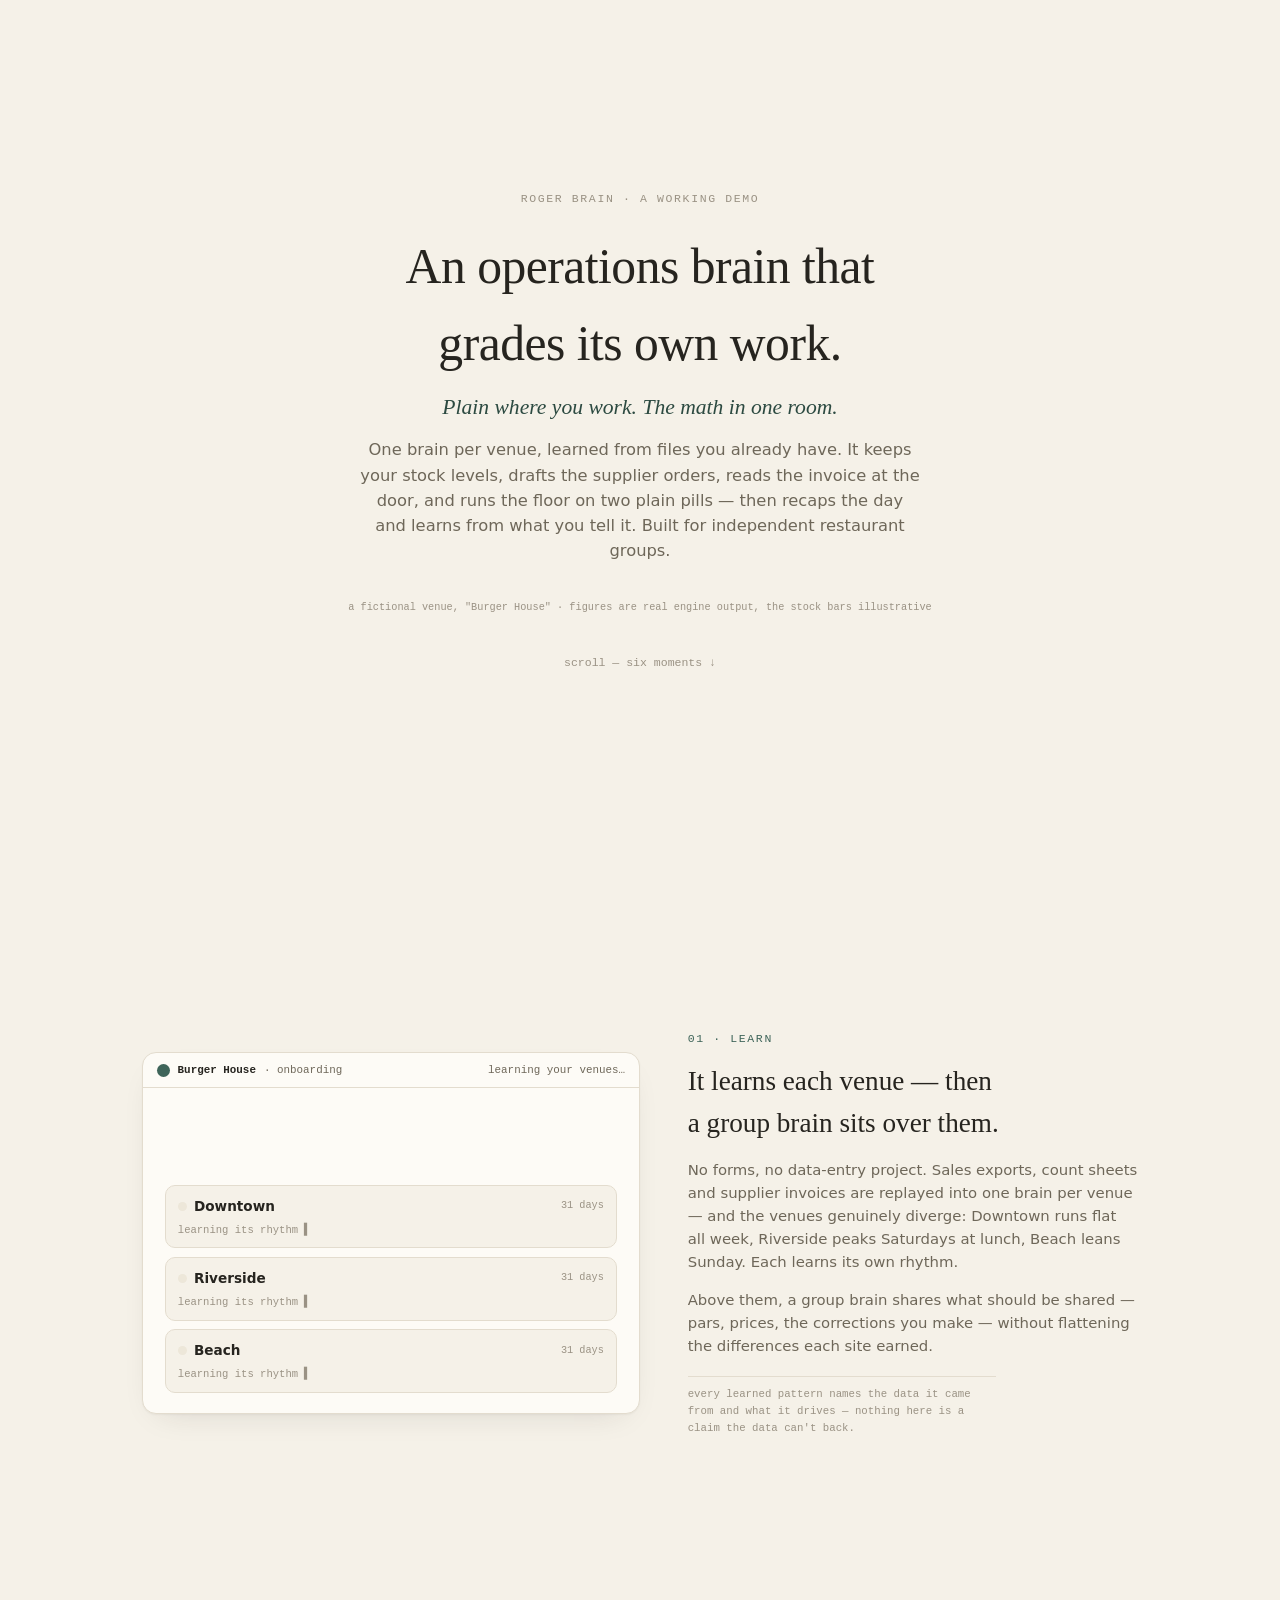
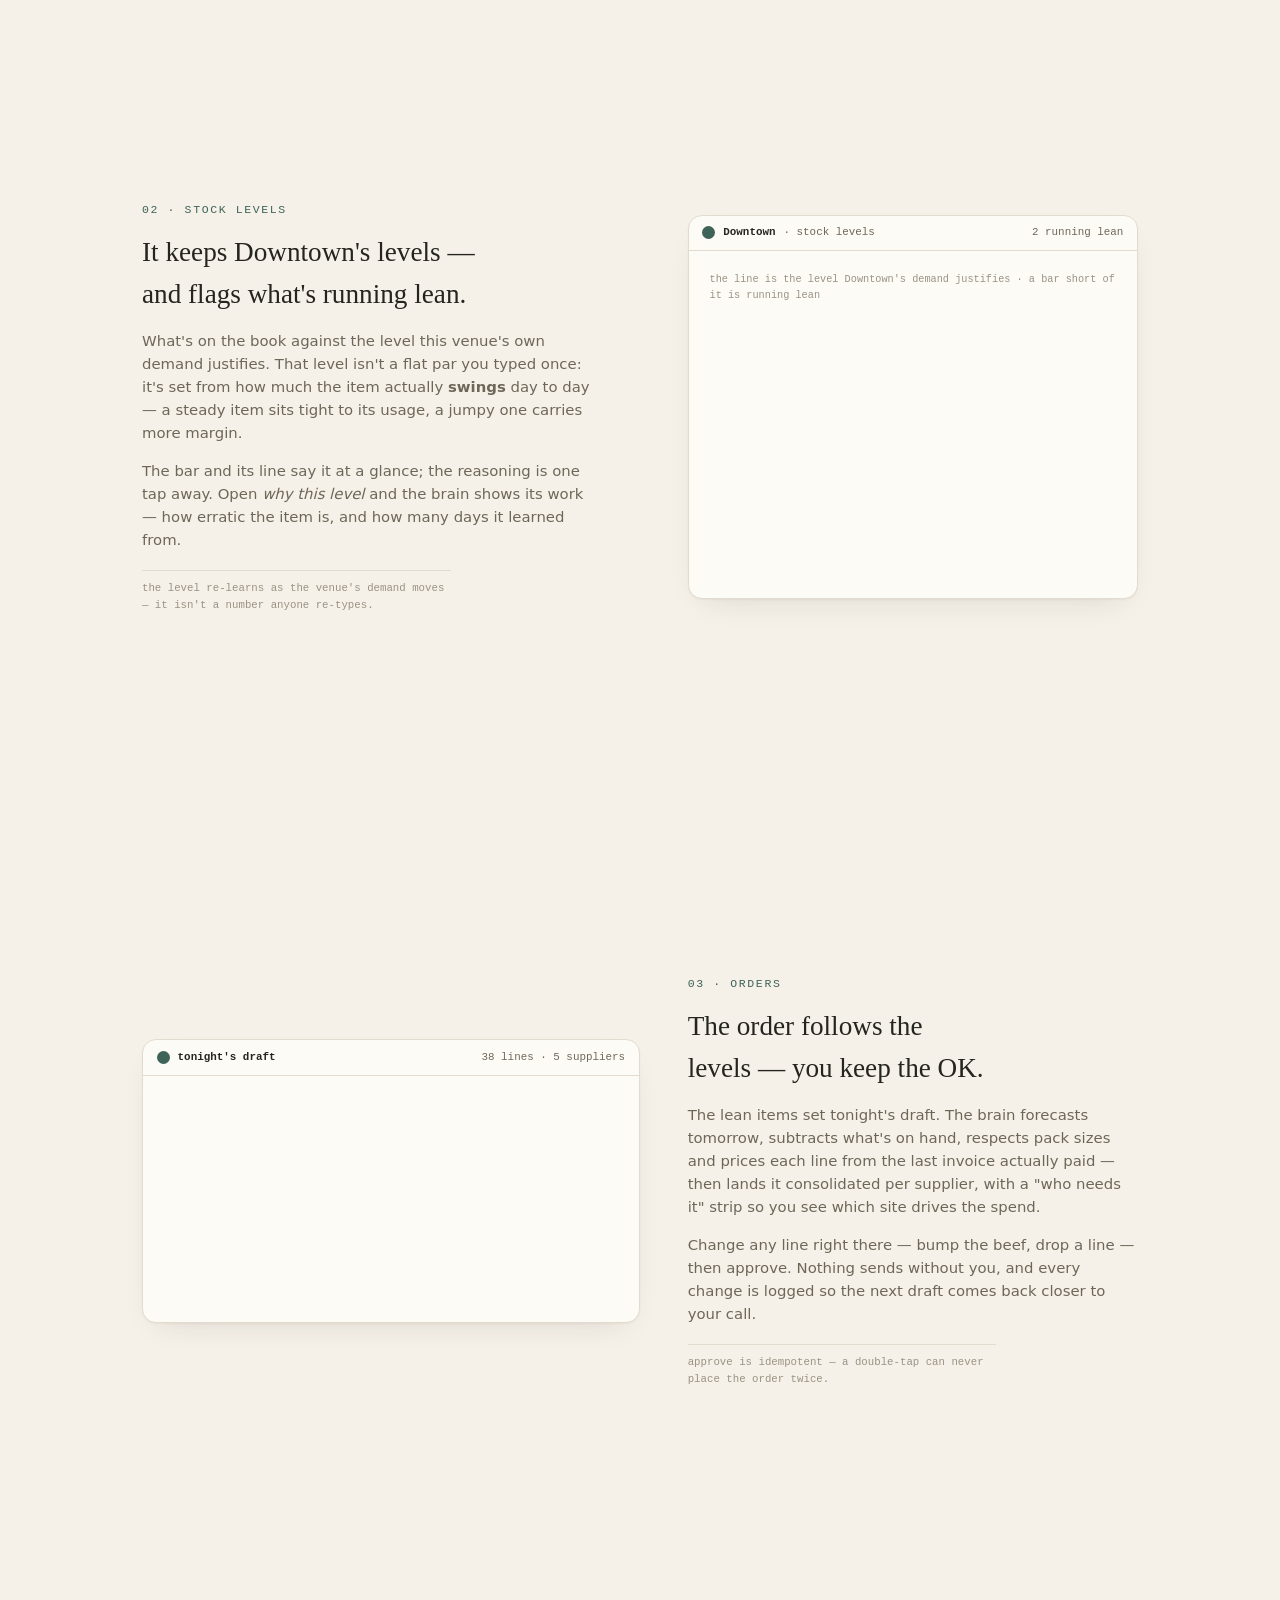
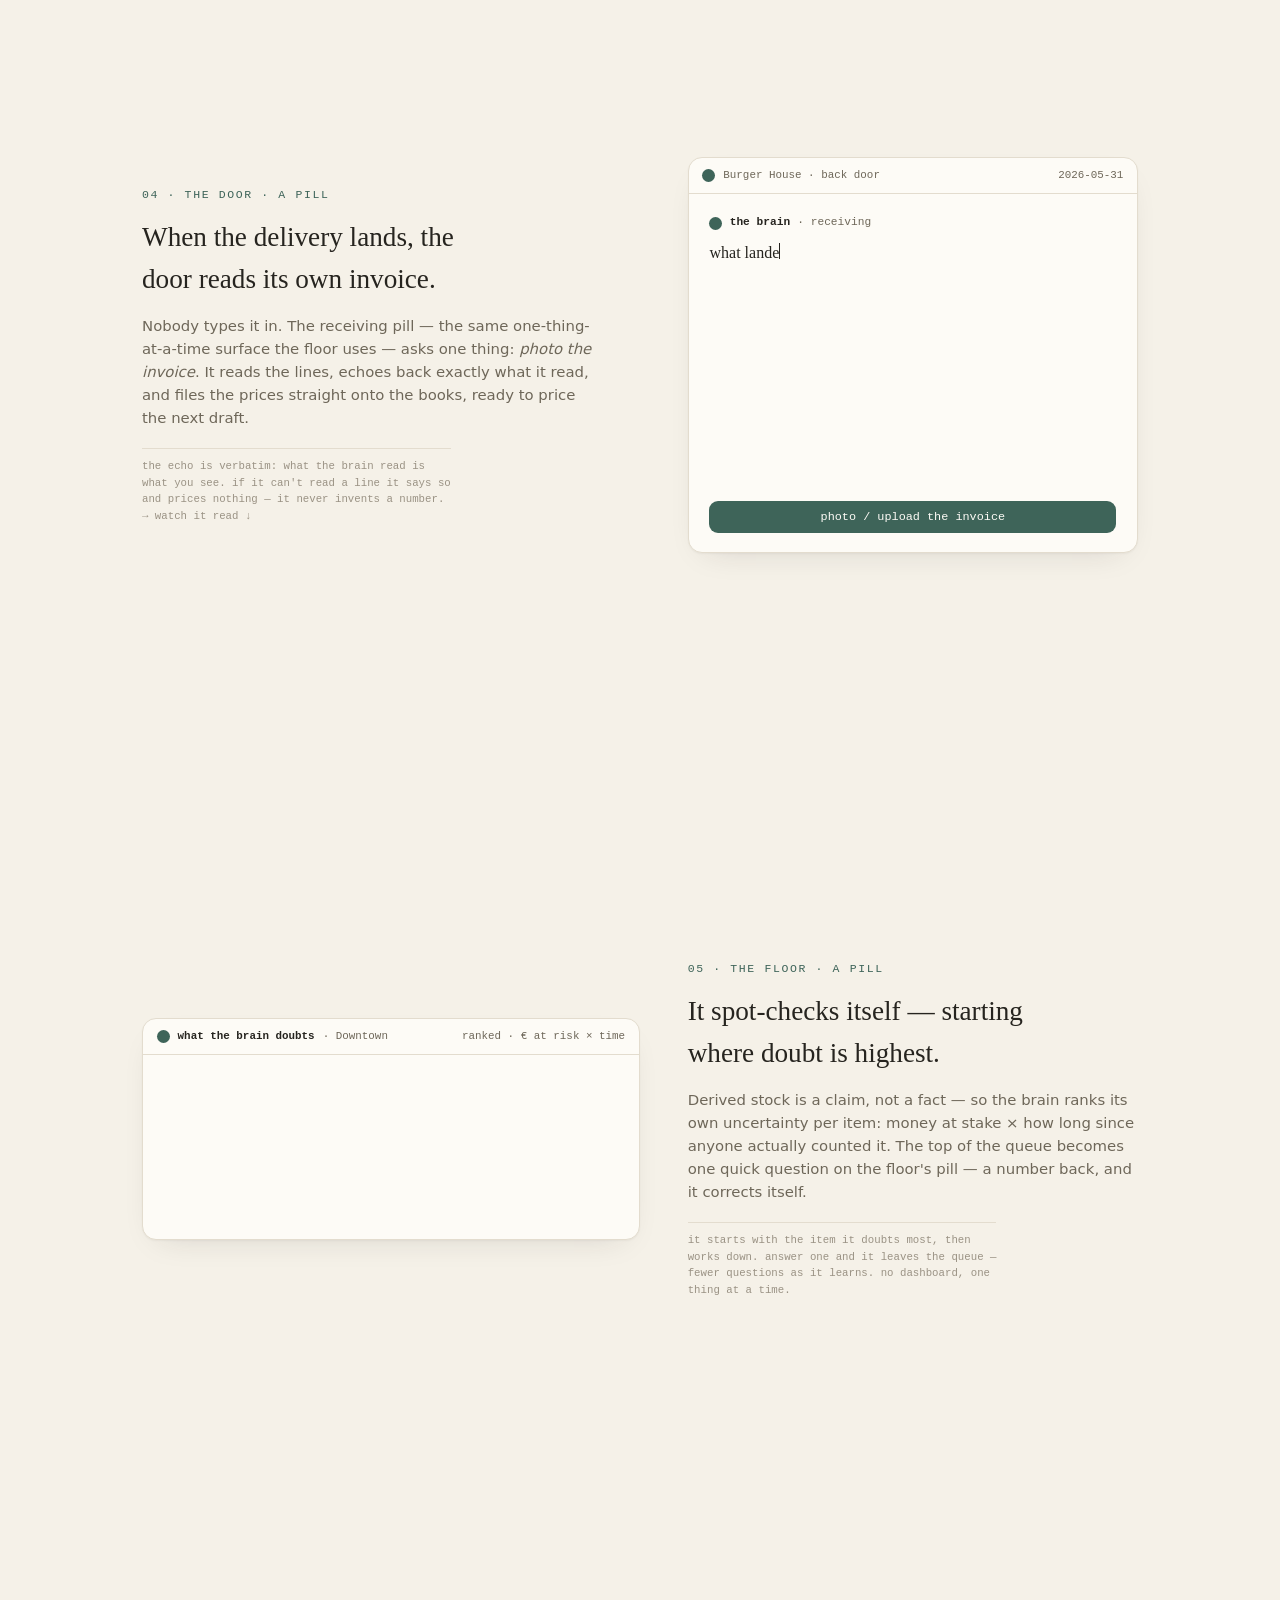
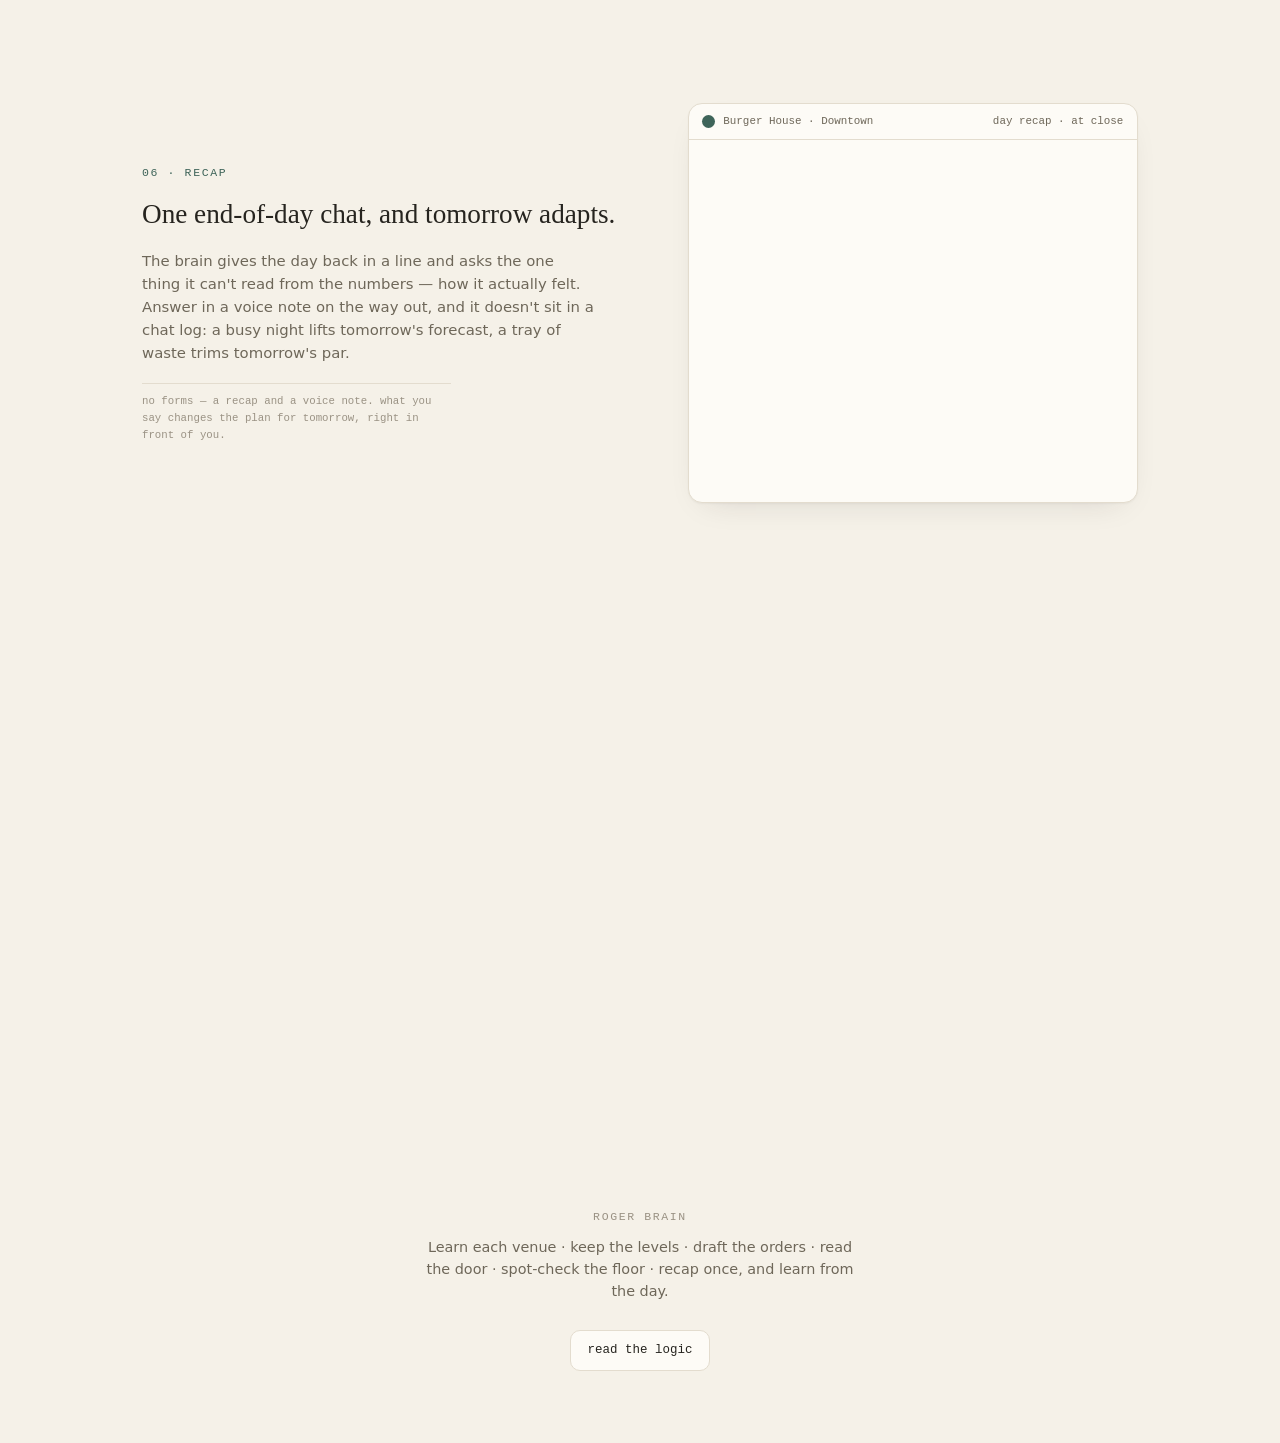
<file: index.html>
<!doctype html>
<html lang="en">
<head>
<meta charset="utf-8">
<meta name="viewport" content="width=device-width, initial-scale=1">
<title>roger brain — plain where you work, the math in one room</title>
<meta name="description" content="A working demo of roger brain: it learns each venue's patterns, keeps the stock levels, drafts the supplier orders, reads the invoice at the door, spot-checks the floor, and recaps the day. For independent restaurant groups.">
<link rel="icon" href="favicon.svg">
<!--
  DESIGN DIRECTION (committed before build — ui-maker step 2)
  · Genre: editorial scrollytelling product walk-through, used as an OUTWARD sell doc.
    → no internal roadmap / status / engineering-seam language on the page.
  · Thesis: "Plain where you work. The math in one room." — plain is the two pills + plain recap;
    stock level = demand VARIABILITY (not price); € at risk / doubt = price × staleness (05 only).
  · Arc (6 moments, one surface per slide, clean scroll, nothing leaks):
    learn (venues resolve, then the group brain forms over them) → stock levels (bar vs level line) →
    orders (draft, then a line opens and amends) → reads the invoice (receiving PILL) → spot-checks
    (doubt queue → top item ticks → sent to check → thanks) → recap (a plain question, a reply, one note filed).
  · Motion: five small phase machines (learn+group, invoice→text, order amend, doubt→check, recap).
    All reset on exit; honors prefers-reduced-motion.
  · Narrative: fictional tenant "Burger House" (3 venues). Figures are real engine output over a
    seeded demo history; stock levels illustrative. "About this demo" says so, client-appropriately.
-->
<style>
  :root {
    color-scheme: light;
    --paper: #f5f1e8; --paper-deep: #ede7d9; --card: #fdfbf6; --hairline: #e3dcce;
    --ink: #26241f; --ink-muted: #6e6759; --ink-faint: #9a9284;
    --teal: #3e6459; --teal-deep: #2c4a41; --teal-soft: #3e64591f;
    --red: #a63d2f; --red-soft: #a63d2f14; --amber: #8a6d1f; --amber-soft: #8a6d1f14;
    --serif: "Charter", "Iowan Old Style", Georgia, serif;
    --sans: ui-sans-serif, system-ui, -apple-system, sans-serif;
    --mono: ui-monospace, "SF Mono", SFMono-Regular, Menlo, monospace;
  }
  * { box-sizing: border-box; }
  body { background: var(--paper); color: var(--ink); font-family: var(--sans); margin: 0; line-height: 1.55; -webkit-font-smoothing: antialiased; }
  @media (prefers-reduced-motion: reduce) { * { transition-duration: .01ms !important; animation-duration: .01ms !important; } }
  a { color: var(--teal); }
  :is(a, button):focus-visible { outline: 2px solid var(--teal); outline-offset: 2px; }

  .hero { min-height: 94vh; display: grid; place-content: center; text-align: center; padding: 3rem 1.5rem 2rem; }
  .eyebrow { font-family: var(--mono); font-size: .72rem; letter-spacing: .14em; text-transform: uppercase; color: var(--ink-faint); }
  .hero h1 { font-family: var(--serif); font-weight: 500; font-size: clamp(2rem, 5vw, 3.1rem); letter-spacing: -.01em; margin: .6rem auto .5rem; text-wrap: balance; max-width: 20ch; }
  .hero .thesis { font-family: var(--serif); font-size: clamp(1.05rem, 2.4vw, 1.35rem); color: var(--teal-deep); margin: 0 auto .8rem; font-style: italic; }
  .hero .sub { color: var(--ink-muted); max-width: 54ch; margin: 0 auto; font-size: 1.02rem; }
  .cta { display: flex; gap: .6rem; justify-content: center; margin-top: 1.7rem; flex-wrap: wrap; }
  .cta .cap { width: 100%; font-family: var(--mono); font-size: .64rem; color: var(--ink-faint); margin-top: .55rem; }
  .hero .hint { margin-top: 2.4rem; font-family: var(--mono); font-size: .72rem; color: var(--ink-faint); animation: bob 2.4s ease infinite; }
  @keyframes bob { 50% { transform: translateY(5px); } }

  .row { min-height: 86vh; display: grid; grid-template-columns: 1.05fr .95fr; gap: 3rem; align-items: center; max-width: 1060px; margin: 0 auto; padding: 3rem 2rem; }
  .row.flip .stagecell { order: 2; } .row.flip .txt { order: 1; }
  .stagecell, .txt { min-width: 0; }
  @media (max-width: 760px) { .row { grid-template-columns: 1fr; min-height: auto; gap: 1.6rem; } .row.flip .stagecell { order: 0; } .row.flip .txt { order: 1; } }
  .txt .kicker { font-family: var(--mono); font-size: .72rem; letter-spacing: .14em; text-transform: uppercase; color: var(--teal); }
  .txt h2 { font-family: var(--serif); font-weight: 500; font-size: 1.7rem; margin: .45rem 0 .7rem; text-wrap: balance; }
  .txt p { color: var(--ink-muted); font-size: .93rem; max-width: 48ch; }
  .txt p + p { margin-top: .55rem; }
  .txt .fine { font-family: var(--mono); font-size: .67rem; color: var(--ink-faint); border-top: 1px solid var(--hairline); padding-top: .6rem; margin-top: 1.1rem; max-width: 48ch; }

  .stage [data-r] { opacity: 0; transform: translateY(10px); transition: opacity .5s, transform .5s; }
  .stage.on [data-r] { opacity: 1; transform: none; }
  .stage.on [data-r="2"] { transition-delay: .2s; } .stage.on [data-r="3"] { transition-delay: .4s; }
  .stage.on [data-r="4"] { transition-delay: .6s; } .stage.on [data-r="5"] { transition-delay: .8s; }

  .frame { background: var(--card); border: 1px solid var(--hairline); border-radius: 14px; box-shadow: 0 1px 2px #26241f0a, 0 12px 32px -18px #26241f2e; overflow: hidden; }
  .frame + .frame { margin-top: 1.1rem; }
  .chrome { display: flex; align-items: center; gap: .5rem; padding: .55rem .85rem; border-bottom: 1px solid var(--hairline); font-family: var(--mono); font-size: .68rem; color: var(--ink-muted); flex-wrap: wrap; }
  .chrome b { color: var(--ink); font-weight: 600; }
  .chrome .right { margin-left: auto; font-variant-numeric: tabular-nums; }
  .dot { width: 13px; height: 13px; border-radius: 50%; background: var(--teal); flex: none; }
  .canvas { padding: 1.3rem 1.3rem 1.2rem; }
  .lead { font-family: var(--mono); font-size: .66rem; letter-spacing: .06em; text-transform: uppercase; color: var(--ink-faint); text-align: center; margin: 0 0 .1rem; }
  .chip { font-family: var(--mono); font-size: .68rem; padding: .34rem .6rem; border: 1px solid var(--hairline); border-radius: 8px; background: var(--paper); color: var(--ink-muted); }

  /* 01 learn + group brain */
  .fchips { display: flex; gap: .5rem; justify-content: center; flex-wrap: wrap; }
  .flowarr { display: block; margin: .35rem auto; }
  .flowarr path { stroke: var(--teal); stroke-width: 1.5; fill: none; stroke-dasharray: 6 5; animation: dashmove 1.1s linear infinite; }
  @keyframes dashmove { to { stroke-dashoffset: -11; } }
  /* the group brain is a box that WRAPS the three venue cards; its border + label draw in last */
  .groupwrap { border: 1px solid transparent; border-radius: 12px; padding: 0; transition: border-color .55s, background .55s, padding .55s; }
  .groupwrap.in { border-color: var(--teal); background: var(--teal-soft); padding: .6rem; }
  .groupwrap .gt { max-height: 0; opacity: 0; overflow: hidden; transition: max-height .55s, opacity .55s, margin .55s; font-weight: 600; font-size: .82rem; color: var(--teal-deep); }
  .groupwrap.in .gt { max-height: 3rem; opacity: 1; margin: 0 0 .55rem; }
  .groupwrap .gt .d { color: var(--teal); }
  .groupwrap .gt .gs { font-family: var(--mono); font-size: .62rem; color: var(--ink-muted); font-weight: 400; }
  .vgrid { display: grid; gap: .55rem; }
  .vcard { border: 1px solid var(--hairline); border-radius: 10px; background: var(--paper); padding: .6rem .75rem; }
  .vcard .n { display: flex; align-items: center; gap: .45rem; font-weight: 600; font-size: .85rem; }
  .vcard .n .r { margin-left: auto; font-family: var(--mono); font-size: .64rem; font-weight: 400; color: var(--ink-faint); }
  .insight { font-family: var(--mono); font-size: .66rem; margin-top: .3rem; min-height: 1.2em; }
  .insight .replaying { color: var(--ink-faint); }
  .insight .replaying::after { content: " ▍"; animation: blink 1s step-end infinite; }
  .insight .learned { display: none; color: var(--ink-muted); }
  .insight .learned .from { color: var(--ink-faint); }
  .vcard.resolved { border-color: #3e645938; }
  .vcard.resolved .insight .replaying { display: none; }
  .vcard.resolved .insight .learned { display: inline; }
  .vdot { width: 9px; height: 9px; border-radius: 50%; background: var(--paper-deep); flex: none; transition: background .4s; }
  .vcard.resolved .vdot { background: var(--teal); }

  /* 02 stock levels */
  .glegend { font-family: var(--mono); font-size: .64rem; color: var(--ink-faint); margin: 0 0 .9rem; }
  .glist { display: grid; gap: .85rem; }
  .grow { border-bottom: 1px solid var(--hairline); padding-bottom: .7rem; }
  .grow:last-child { border-bottom: none; padding-bottom: 0; }
  .gtop { display: flex; align-items: center; gap: .5rem; margin-bottom: .4rem; }
  .gname { font-weight: 600; font-size: .88rem; } .gunit { font-family: var(--mono); font-size: .64rem; color: var(--ink-faint); }
  .gtag { margin-left: auto; font-family: var(--mono); font-size: .6rem; letter-spacing: .04em; padding: .12rem .5rem; border-radius: 999px; }
  .gtag.lean { color: var(--red); background: var(--red-soft); border: 1px solid #a63d2f38; }
  .gtag.ok { color: var(--teal); background: var(--teal-soft); border: 1px solid #3e645938; }
  .gtrack { position: relative; height: 12px; border-radius: 999px; background: var(--paper-deep); overflow: hidden; }
  .gfill { position: absolute; left: 0; top: 0; bottom: 0; border-radius: 999px; width: 0; transition: width 1s cubic-bezier(.2,.7,.2,1) .2s; }
  .gfill.lean { background: var(--red); } .gfill.ok { background: var(--teal); }
  .stage.on .gfill[data-w] { width: var(--w); }
  .gline { position: absolute; top: -2px; bottom: -2px; width: 2px; background: var(--ink); left: 55%; }
  .gmeta { font-family: var(--mono); font-size: .66rem; color: var(--ink); font-weight: 600; margin-top: .35rem; font-variant-numeric: tabular-nums; }
  .gwhy { margin-top: .45rem; }
  .gwhy summary { font-family: var(--mono); font-size: .64rem; color: var(--teal); cursor: pointer; list-style: none; }
  .gwhy summary::-webkit-details-marker { display: none; }
  .gwhy summary::before { content: "▸ "; } .gwhy[open] summary::before { content: "▾ "; }
  .whygrid { display: grid; grid-template-columns: repeat(3, 1fr); gap: .5rem; margin: .5rem 0 .3rem; }
  .whycell { border: 1px solid var(--hairline); border-radius: 8px; background: var(--paper); padding: .4rem .45rem; text-align: center; }
  .whycell .k { font-family: var(--mono); font-size: .56rem; letter-spacing: .04em; color: var(--ink-faint); text-transform: uppercase; }
  .whycell .v { font-family: var(--serif); font-size: 1rem; color: var(--ink); font-variant-numeric: tabular-nums; }
  .whycell .u { font-family: var(--mono); font-size: .56rem; color: var(--ink-faint); }
  .gwhy p { font-family: var(--mono); font-size: .64rem; color: var(--ink-muted); margin: .3rem 0 0; }

  /* 03 orders + amend */
  .orows { display: grid; gap: .4rem; }
  .orow { display: flex; align-items: baseline; gap: .6rem; font-family: var(--mono); font-size: .72rem; color: var(--ink-muted); border-bottom: 1px dashed var(--hairline); padding-bottom: .35rem; }
  .orow b { color: var(--ink); font-weight: 600; } .orow .r { margin-left: auto; font-variant-numeric: tabular-nums; white-space: nowrap; }
  .supexp { max-height: 0; opacity: 0; overflow: hidden; transition: max-height .5s, opacity .5s, margin .5s;
    border: 1px solid #3e645938; border-radius: 10px; background: var(--paper); padding: 0 .6rem; margin: 0; }
  :is([data-o="open"],[data-o="amended"]) .supexp { max-height: 12rem; opacity: 1; padding: .5rem .6rem; margin: .55rem 0 .2rem; }
  .supexp .sh { font-family: var(--mono); font-size: .6rem; letter-spacing: .06em; text-transform: uppercase; color: var(--ink-faint); margin-bottom: .1rem; }
  .oline { display: flex; align-items: center; gap: .5rem; font-family: var(--mono); font-size: .7rem; padding: .4rem 0; border-top: 1px dashed var(--hairline); }
  .oline:first-of-type { border-top: none; }
  .oline .onm { font-weight: 600; color: var(--ink); } .oline .oqt { color: var(--ink-muted); font-variant-numeric: tabular-nums; }
  .amchip { margin-left: auto; font-family: var(--mono); font-size: .62rem; color: var(--teal); border: 1px solid #3e645938; border-radius: 999px; padding: .12rem .5rem; background: var(--teal-soft); }
  .stepper { margin-left: auto; display: inline-flex; align-items: center; gap: .55rem; border: 1px solid var(--teal); border-radius: 8px; padding: .1rem .45rem; }
  .stepper span.b { color: var(--teal); font-size: 1rem; line-height: 1; }
  .stepper .sv { font-variant-numeric: tabular-nums; color: var(--ink); font-weight: 600; min-width: 1.4rem; text-align: center; transition: color .2s; }
  [data-o="amended"] .stepper .sv { color: var(--teal); }
  .amended { max-height: 0; opacity: 0; overflow: hidden; transition: max-height .4s, opacity .4s, margin .4s; font-family: var(--mono); font-size: .6rem; color: var(--teal); }
  [data-o="amended"] .amended { max-height: 3rem; opacity: 1; margin-top: .35rem; }
  .whostrip { display: flex; gap: .4rem; flex-wrap: wrap; align-items: center; margin: .9rem 0 .2rem; }
  .whostrip .wl { font-family: var(--mono); font-size: .62rem; letter-spacing: .08em; text-transform: uppercase; color: var(--ink-faint); }
  .vschip { font-family: var(--mono); font-size: .68rem; padding: .26rem .55rem; border-radius: 999px; background: var(--paper); border: 1px solid var(--hairline); color: var(--ink-muted); }
  .vschip b { color: var(--ink); font-variant-numeric: tabular-nums; }
  .approve { font-family: var(--mono); font-size: .76rem; border: none; border-radius: 10px; background: var(--teal); color: #fdfbf6; padding: .6rem .9rem; width: 100%; margin-top: 1rem; text-align: center; }

  /* pill (04) */
  .pwho { display: flex; align-items: center; gap: .45rem; font-family: var(--mono); font-size: .7rem; color: var(--ink-muted); margin-bottom: .55rem; }
  .pwho b { color: var(--ink); }
  .pq { font-family: var(--serif); font-size: 1rem; margin: 0 0 .7rem; min-height: 2.6em; }
  .pcaret { display: inline-block; width: 1px; height: 1em; background: currentColor; vertical-align: -.12em; animation: blink 1s step-end infinite; }
  @keyframes blink { 50% { opacity: 0; } }
  .ptag { display: inline-block; font-family: var(--mono); font-size: .58rem; letter-spacing: .05em; padding: .1rem .42rem; border-radius: 999px; background: var(--teal-soft); color: var(--teal); border: 1px solid #3e645938; margin-right: .35rem; }
  .onroad { font-family: var(--mono); font-size: .68rem; color: var(--ink-muted); border: 1px solid var(--hairline); border-radius: 9px; background: var(--paper); padding: .45rem .6rem; margin-bottom: .7rem; }
  .invpaper { background: #fff; border: 1px solid var(--hairline); border-radius: 4px; box-shadow: 0 2px 6px #26241f1a, 0 14px 28px -18px #26241f4d; padding: .7rem .85rem .6rem; font-family: var(--mono); font-size: .62rem; color: #3a372f; transform: translateY(14px) rotate(-1.4deg); opacity: 0; transition: opacity .5s, transform .5s; margin-bottom: .7rem; }
  :is([data-p="reading"],[data-p="read"],[data-p="filed"]) .invpaper { opacity: 1; transform: rotate(-1.4deg); }
  [data-p="reading"] .invpaper { border-color: var(--teal); }
  .invpaper .ih { font-weight: 700; letter-spacing: .05em; color: #26241f; }
  .invpaper .im { color: #8a8474; margin: .1rem 0 .45rem; border-bottom: 1px solid #eceade; padding-bottom: .3rem; }
  .invpaper .il { display: flex; justify-content: space-between; gap: 1rem; padding: .1rem 0; font-variant-numeric: tabular-nums; }
  .invpaper .it { display: flex; justify-content: space-between; gap: 1rem; margin-top: .3rem; border-top: 1px solid #eceade; padding-top: .28rem; font-weight: 700; color: #26241f; font-variant-numeric: tabular-nums; }
  .btnfake { font-family: var(--mono); font-size: .74rem; border: none; border-radius: 9px; background: var(--teal); color: #fdfbf6; padding: .55rem .9rem; width: 100%; text-align: center; display: none; }
  [data-p="idle"] .btnfake, [data-p="open"] .btnfake { display: block; }
  .readnote { font-family: var(--mono); font-size: .68rem; color: var(--teal); margin: 0 0 .5rem; display: none; }
  [data-p="reading"] .readnote { display: block; }
  .extract { opacity: 0; transform: translateY(6px); transition: opacity .45s, transform .45s; }
  :is([data-p="read"],[data-p="filed"]) .extract { opacity: 1; transform: none; }
  :is([data-p="idle"],[data-p="open"],[data-p="reading"]) .extract { display: none; }
  .echo { font-family: var(--serif); font-size: .92rem; margin: 0 0 .55rem; }
  .pchips { display: grid; gap: .35rem; }
  .pchip { font-family: var(--mono); font-size: .66rem; color: var(--ink); background: var(--paper); border: 1px solid var(--hairline); border-radius: 8px; padding: .34rem .5rem; font-variant-numeric: tabular-nums; }
  .pbye { font-family: var(--mono); font-size: .7rem; color: var(--teal); margin: .6rem 0 0; display: none; }
  [data-p="filed"] .pbye { display: block; }

  /* 05 doubt queue → check → thanks */
  .qrow { display: flex; align-items: center; gap: .5rem; padding: .55rem .6rem; border: 1px solid var(--hairline); border-radius: 9px; background: var(--paper); margin-bottom: .45rem; transition: border-color .3s, background .3s; }
  .qname { font-weight: 600; font-size: .84rem; }
  .qright { margin-left: auto; display: flex; align-items: center; gap: .7rem; }
  .qmeta { font-family: var(--mono); font-size: .64rem; color: var(--ink-muted); font-variant-numeric: tabular-nums; }
  .qmeta .risk { color: var(--ink); font-weight: 600; }
  #doubtcanvas[data-d]:not([data-d="idle"]) #pattyrow { border-color: var(--teal); background: var(--teal-soft); }
  .qstat { font-family: var(--mono); font-size: .64rem; font-weight: 600; color: var(--teal); white-space: nowrap; }
  /* the pill opens below the queue: doubt → sent → pill opens → reply → thanks */
  .pillopen { max-height: 0; opacity: 0; overflow: hidden; transition: max-height .55s, opacity .55s, margin .55s, padding .55s;
    border-top: 1px dashed transparent; margin: 0; padding: 0; }
  :is([data-d="pill"],[data-d="reply"],[data-d="done"]) .pillopen { max-height: 18rem; opacity: 1; border-top-color: var(--hairline); margin-top: .85rem; padding-top: .85rem; }
  .pq2 { font-family: var(--serif); font-size: .98rem; margin: 0 0 .6rem; }
  .pq2 b { font-variant-numeric: tabular-nums; }
  .pillans { display: none; margin-bottom: .55rem; }
  :is([data-d="reply"],[data-d="done"]) .pillans { display: block; }
  .pillthanks { display: none; font-family: var(--mono); font-size: .72rem; color: var(--teal); margin: 0; }
  [data-d="done"] .pillthanks { display: block; }
  .pillthanks b { color: var(--ink); font-variant-numeric: tabular-nums; }

  /* 06 recap — question, reply, one note filed */
  .r6 { opacity: 0; transform: translateY(8px); transition: opacity .5s, transform .5s; }
  .r6.in { opacity: 1; transform: none; }
  .bubble { max-width: 82%; width: fit-content; padding: .5rem .75rem; border-radius: 13px; font-size: .86rem; margin-bottom: .55rem; }
  .bubble.you { margin-left: auto; background: var(--teal); color: var(--card); border-bottom-right-radius: 4px; }
  .bubble.brain { background: var(--paper); border: 1px solid var(--hairline); color: var(--ink); border-bottom-left-radius: 4px; }
  .bubble.brain b { font-variant-numeric: tabular-nums; }
  .adaptbox { border: 1px solid #3e645938; background: var(--teal-soft); border-radius: 10px; padding: .6rem .7rem; margin-top: .4rem; }
  .adaptbox .al { font-family: var(--mono); font-size: .58rem; letter-spacing: .06em; text-transform: uppercase; color: var(--teal); }
  .adaptrow { display: flex; justify-content: space-between; align-items: baseline; gap: 1rem; font-size: .82rem; margin-top: .45rem; }
  .adaptrow .ak { color: var(--ink-muted); }
  .adaptrow .av { font-family: var(--mono); font-variant-numeric: tabular-nums; color: var(--ink); font-weight: 600; white-space: nowrap; }
  .adaptrow .up { color: var(--teal); font-size: .74rem; }
  /* the recap reply as a voice note: mic + waveform → transcription */
  .bubble.voice { display: inline-flex; align-items: center; gap: .5rem; padding: .5rem .7rem; }
  .wave { display: inline-flex; align-items: center; gap: 2px; height: 15px; }
  .wave i { width: 2px; height: 100%; background: currentColor; border-radius: 1px; transform-origin: center; animation: wv .9s ease-in-out infinite; animation-delay: var(--d); }
  @keyframes wv { 0%, 100% { transform: scaleY(.28); } 50% { transform: scaleY(1); } }
  .vdur { font-family: var(--mono); font-size: .64rem; opacity: .85; }
  .transcript { font-family: var(--mono); font-size: .74rem; color: var(--ink-muted); margin: 0 0 .55rem; }
  .transcript .tl { color: var(--ink-faint); }

  .honest { max-width: 660px; margin: 0 auto; padding: 4rem 2rem 3rem; }
  .honest h2 { font-family: var(--serif); font-weight: 500; font-size: 1.5rem; }
  .honest ul { color: var(--ink-muted); font-size: .92rem; padding-left: 1.1rem; }
  .honest li { margin: .45rem 0; } .honest li b { color: var(--ink); }
  footer { text-align: center; padding: 3.5rem 1.5rem 4.5rem; }
  footer .btn { font-family: var(--mono); font-size: .78rem; text-decoration: none; padding: .62rem 1.05rem; border-radius: 10px; border: 1px solid var(--hairline); color: var(--ink); background: var(--card); display: inline-block; }
  footer p { color: var(--ink-muted); font-size: .9rem; max-width: 48ch; margin: .6rem auto; }
</style>
</head>
<body>

<header class="hero stage" id="hero">
  <p class="eyebrow">roger brain · a working demo</p>
  <h1>An operations brain that grades its own work.</h1>
  <p class="thesis">Plain where you work. The math in one room.</p>
  <p class="sub">One brain per venue, learned from files you already have. It keeps your stock levels,
    drafts the supplier orders, reads the invoice at the door, and runs the floor on two plain pills —
    then recaps the day and learns from what you tell it. Built for independent restaurant groups.</p>
  <div class="cta"><span class="cap">a fictional venue, "Burger House" · figures are real engine output, the stock bars illustrative</span></div>
  <p class="hint">scroll — six moments ↓</p>
</header>

<!-- 01 LEARN -->
<section class="row" id="m1">
  <div class="stagecell">
    <div class="stage frame" data-stage="learn">
      <div class="chrome"><span class="dot"></span><b>Burger House</b> · onboarding<span class="right">learning your venues…</span></div>
      <div class="canvas" id="learncanvas">
        <div class="fchips" data-r="1"><span class="chip">sales · POS export</span><span class="chip">counts · excel</span><span class="chip">invoices · pdf</span></div>
        <svg class="flowarr" data-r="2" width="24" height="34" viewBox="0 0 24 34" aria-hidden="true"><path d="M12 2 L12 26 M5 20 L12 27 L19 20"/></svg>
        <div class="groupwrap" id="groupbox">
          <div class="gt"><span class="d">◆</span> Group brain — over all three · <span class="gs">shares pars, prices &amp; your corrections</span></div>
          <div class="vgrid">
            <div class="vcard" data-v="1">
              <div class="n"><span class="vdot"></span>Downtown<span class="r">31 days</span></div>
              <div class="insight"><span class="replaying">learning its rhythm</span>
                <span class="learned">even weekday demand — no skew worth correcting<span class="from"> · drives its forecast</span></span></div>
            </div>
            <div class="vcard" data-v="2">
              <div class="n"><span class="vdot"></span>Riverside<span class="r">31 days</span></div>
              <div class="insight"><span class="replaying">learning its rhythm</span>
                <span class="learned">Sat +5% vs a flat week · lunch-led, peak 12:00<span class="from"> · drives its pars</span></span></div>
            </div>
            <div class="vcard" data-v="3">
              <div class="n"><span class="vdot"></span>Beach<span class="r">31 days</span></div>
              <div class="insight"><span class="replaying">learning its rhythm</span>
                <span class="learned">Sun +10%, Tue +3% — its own rhythm, its own pars<span class="from"> · drives its forecast</span></span></div>
            </div>
          </div>
        </div>
      </div>
    </div>
  </div>
  <div class="txt">
    <p class="kicker">01 · learn</p>
    <h2>It learns each venue — then a group brain sits over them.</h2>
    <p>No forms, no data-entry project. Sales exports, count sheets and supplier invoices are replayed
      into one brain per venue — and the venues genuinely diverge: Downtown runs flat all week,
      Riverside peaks Saturdays at lunch, Beach leans Sunday. Each learns its own rhythm.</p>
    <p>Above them, a group brain shares what should be shared — pars, prices, the corrections you make —
      without flattening the differences each site earned.</p>
    <p class="fine">every learned pattern names the data it came from and what it drives — nothing here
      is a claim the data can't back.</p>
  </div>
</section>

<!-- 02 STOCK LEVELS -->
<section class="row flip" id="m2">
  <div class="txt">
    <p class="kicker">02 · stock levels</p>
    <h2>It keeps Downtown's levels — and flags what's running lean.</h2>
    <p>What's on the book against the level this venue's own demand justifies. That level isn't a flat
      par you typed once: it's set from how much the item actually <b>swings</b> day to day — a steady
      item sits tight to its usage, a jumpy one carries more margin.</p>
    <p>The bar and its line say it at a glance; the reasoning is one tap away. Open <i>why this level</i>
      and the brain shows its work — how erratic the item is, and how many days it learned from.</p>
    <p class="fine">the level re-learns as the venue's demand moves — it isn't a number anyone re-types.</p>
  </div>
  <div class="stagecell">
    <div class="stage frame">
      <div class="chrome"><span class="dot"></span><b>Downtown</b> · stock levels<span class="right">2 running lean</span></div>
      <div class="canvas">
        <p class="glegend">the line is the level Downtown's demand justifies · a bar short of it is running lean</p>
        <div class="glist">
          <div class="grow" data-r="1">
            <div class="gtop"><span class="gname">Beef patty (165g)</span> <span class="gunit">each</span><span class="gtag lean">running lean</span></div>
            <div class="gtrack" role="img" aria-label="beef patty below its level"><div class="gfill lean" data-w style="--w:51%"></div><div class="gline"></div></div>
            <div class="gmeta">have 388 each</div>
            <details class="gwhy">
              <summary>why this level</summary>
              <div class="whygrid">
                <div class="whycell"><div class="k">how erratic</div><div class="v">±34</div><div class="u">each/day</div></div>
                <div class="whycell"><div class="k">evidence</div><div class="v">31</div><div class="u">days</div></div>
                <div class="whycell"><div class="k">needs</div><div class="v">≈420</div><div class="u">on hand</div></div>
              </div>
              <p>Set from Downtown's own daily swings (±34 each) over 31 days — a steadier item would sit tighter to its usage.</p>
            </details>
          </div>
          <div class="grow" data-r="2">
            <div class="gtop"><span class="gname">Burger bun</span> <span class="gunit">each</span><span class="gtag lean">running lean</span></div>
            <div class="gtrack" role="img" aria-label="burger bun below its level"><div class="gfill lean" data-w style="--w:41%"></div><div class="gline"></div></div>
            <div class="gmeta">have 156 each</div>
          </div>
          <div class="grow" data-r="3">
            <div class="gtop"><span class="gname">Dois Corvos Pilsner 33cl</span> <span class="gunit">each</span><span class="gtag ok">ok</span></div>
            <div class="gtrack" role="img" aria-label="pilsner above its level"><div class="gfill ok" data-w style="--w:73%"></div><div class="gline"></div></div>
            <div class="gmeta">have 96 each</div>
          </div>
        </div>
      </div>
    </div>
  </div>
</section>

<!-- 03 ORDERS -->
<section class="row" id="m3">
  <div class="stagecell">
    <div class="stage frame" data-stage="order">
      <div class="chrome"><span class="dot"></span><b>tonight's draft</b><span class="right">38 lines · 5 suppliers</span></div>
      <div class="canvas" id="ordercanvas" data-o="idle">
        <div class="orows"><div class="orow" data-r="1"><b>Makro</b><span class="r">22 lines</span></div></div>
        <div class="supexp">
          <div class="sh">Makro — change any line before it sends</div>
          <div class="oline">
            <span class="onm">Beef patty (165g)</span><span class="oqt">× case</span>
            <span class="stepper"><span class="b">−</span><span class="sv" id="beefqty">12</span><span class="b">+</span></span>
          </div>
          <div class="oline"><span class="onm">Burger bun</span><span class="oqt">6 × case</span><span class="amchip">amend</span></div>
          <p class="amended">amended beef 12 → 14 · logged as a correction — the brain drafts closer next time</p>
        </div>
        <div class="orows">
          <div class="orow" data-r="3"><b>Frutas do Mercado</b><span class="r">11 lines</span></div>
          <div class="orow" data-r="3"><b>Dois Corvos</b><span class="r">3 lines</span></div>
          <div class="orow" data-r="4"><b>Padaria do Bairro · Talho Central</b><span class="r">2 lines</span></div>
        </div>
        <div class="whostrip" data-r="5"><span class="wl">who needs it</span>
          <span class="vschip">Downtown <b>€612</b></span><span class="vschip">Beach <b>€433</b></span><span class="vschip">Riverside <b>€388</b></span></div>
        <button class="approve" type="button" tabindex="-1" aria-hidden="true" data-r="5">Approve &amp; send · 38 lines</button>
      </div>
    </div>
  </div>
  <div class="txt">
    <p class="kicker">03 · orders</p>
    <h2>The order follows the levels — you keep the OK.</h2>
    <p>The lean items set tonight's draft. The brain forecasts tomorrow, subtracts what's on hand,
      respects pack sizes and prices each line from the last invoice actually paid — then lands it
      consolidated per supplier, with a "who needs it" strip so you see which site drives the spend.</p>
    <p>Change any line right there — bump the beef, drop a line — then approve. Nothing sends without
      you, and every change is logged so the next draft comes back closer to your call.</p>
    <p class="fine">approve is idempotent — a double-tap can never place the order twice.</p>
  </div>
</section>

<!-- 04 READS THE INVOICE -->
<section class="row flip" id="m4">
  <div class="txt">
    <p class="kicker">04 · the door · a pill</p>
    <h2>When the delivery lands, the door reads its own invoice.</h2>
    <p>Nobody types it in. The receiving pill — the same one-thing-at-a-time surface the floor uses —
      asks one thing: <i>photo the invoice</i>. It reads the lines, echoes back exactly what it read,
      and files the prices straight onto the books, ready to price the next draft.</p>
    <p class="fine">the echo is verbatim: what the brain read is what you see. if it can't read a line
      it says so and prices nothing — it never invents a number. →&nbsp;watch it read ↓</p>
  </div>
  <div class="stagecell">
    <div class="stage frame" data-stage="door">
      <div class="chrome"><span class="dot"></span>Burger House · back door<span class="right">2026-05-31</span></div>
      <div class="canvas" id="doorcanvas" data-p="idle">
        <div class="pwho"><span class="dot"></span><b>the brain</b> · receiving</div>
        <p class="pq"><span id="doorq"></span><span class="pcaret" id="doorcaret"></span></p>
        <div class="onroad" data-r="2"><span class="ptag">on the road</span>Dois Corvos · 3 lines · sent 29 May</div>
        <div class="invpaper" aria-hidden="true">
          <div class="ih">DOIS CORVOS — CERVEJEIRA</div>
          <div class="im">fatura · 31 May 2026 · Burger House</div>
          <div class="il"><span>IPA 33cl · 7 case × €33.60</span><span>€235.20</span></div>
          <div class="il"><span>Pilsner 33cl · 11 case × €28.80</span><span>€316.80</span></div>
          <div class="il"><span>Session IPA 33cl · 7 case × €31.20</span><span>€218.40</span></div>
          <div class="it"><span>TOTAL</span><span>€770.40</span></div>
        </div>
        <p class="readnote" role="status">reading the invoice…</p>
        <button class="btnfake" type="button" tabindex="-1" aria-hidden="true">photo / upload the invoice</button>
        <div class="extract">
          <p class="echo">invoice from Dois Corvos · 31 May 2026 · 3 lines · €770.40. this is what I read —</p>
          <div class="pchips">
            <div class="pchip">IPA 33cl · 7 × €33.60 = €235.20</div>
            <div class="pchip">Pilsner 33cl · 11 × €28.80 = €316.80</div>
            <div class="pchip">Session IPA 33cl · 7 × €31.20 = €218.40</div>
          </div>
          <p class="pbye">filed ✓ — prices updated. they price the next draft.</p>
        </div>
      </div>
    </div>
  </div>
</section>

<!-- 05 SPOT-CHECKS -->
<section class="row" id="m5">
  <div class="stagecell">
    <div class="stage frame" data-stage="doubt">
      <div class="chrome"><span class="dot"></span><b>what the brain doubts</b> · Downtown<span class="right">ranked · € at risk × time</span></div>
      <div class="canvas" id="doubtcanvas" data-d="idle">
        <div class="qrow" id="pattyrow" data-r="1">
          <span class="qname">Beef patty (165g)</span>
          <span class="qright"><span class="qmeta"><span class="risk">€192 at risk</span> · 4 days</span><span class="qstat" id="pattystat" aria-live="polite"></span></span>
        </div>
        <div class="qrow" data-r="2"><span class="qname">Burger bun</span>
          <span class="qright"><span class="qmeta"><span class="risk">€50 at risk</span> · 6 days</span></span></div>
        <div class="qrow" data-r="3"><span class="qname">Dois Corvos Pilsner 33cl</span>
          <span class="qright"><span class="qmeta"><span class="risk">€28 at risk</span> · never counted</span></span></div>
        <div class="pillopen">
          <div class="pwho"><span class="dot"></span><b>the brain</b> · on the floor's pill</div>
          <p class="pq2">Quick check — how many <b>Beef patty (165g)</b> do you count right now?</p>
          <div class="bubble you pillans">412</div>
          <p class="pillthanks">thanks — books were off by 24, now <b>updated ✓</b></p>
        </div>
      </div>
    </div>
  </div>
  <div class="txt">
    <p class="kicker">05 · the floor · a pill</p>
    <h2>It spot-checks itself — starting where doubt is highest.</h2>
    <p>Derived stock is a claim, not a fact — so the brain ranks its own uncertainty per item: money
      at stake × how long since anyone actually counted it. The top of the queue becomes one quick
      question on the floor's pill — a number back, and it corrects itself.</p>
    <p class="fine">it starts with the item it doubts most, then works down. answer one and it leaves the
      queue — fewer questions as it learns. no dashboard, one thing at a time.</p>
  </div>
</section>

<!-- 06 RECAP -->
<section class="row flip" id="m6">
  <div class="txt">
    <p class="kicker">06 · recap</p>
    <h2>One end-of-day chat, and tomorrow adapts.</h2>
    <p>The brain gives the day back in a line and asks the one thing it can't read from the numbers —
      how it actually felt. Answer in a voice note on the way out, and it doesn't sit in a chat log: a
      busy night lifts tomorrow's forecast, a tray of waste trims tomorrow's par.</p>
    <p class="fine">no forms — a recap and a voice note. what you say changes the plan for tomorrow,
      right in front of you.</p>
  </div>
  <div class="stagecell">
    <div class="stage frame" data-stage="recap" id="recapstage">
      <div class="chrome"><span class="dot"></span>Burger House · Downtown<span class="right">day recap · at close</span></div>
      <div class="canvas">
        <div class="pwho r6"><span class="dot"></span><b>the brain</b> · day recap</div>
        <p class="pq2 r6">today: quiet lunch, hot dinner. anything to note before I set tomorrow up?</p>
        <div class="bubble you voice r6">
          <svg viewBox="0 0 16 16" width="13" height="13" fill="none" stroke="currentColor" stroke-width="1.5" stroke-linecap="round" aria-hidden="true"><rect x="6" y="2" width="4" height="7" rx="2"/><path d="M3.5 8a4.5 4.5 0 0 0 9 0M8 12.5V14"/></svg>
          <span class="wave"><i style="--d:0s"></i><i style="--d:.12s"></i><i style="--d:.24s"></i><i style="--d:.36s"></i><i style="--d:.18s"></i><i style="--d:.3s"></i><i style="--d:.08s"></i><i style="--d:.22s"></i></span>
          <span class="vdur">0:04</span>
        </div>
        <p class="transcript r6"><span class="tl">voice note →</span> "busier than usual — and we binned a tray of buns"</p>
        <div class="bubble brain r6">thanks — on it.</div>
        <div class="adaptbox r6">
          <span class="al">adapted to your day</span>
          <div class="adaptrow"><span class="ak">tomorrow's forecast</span><span class="av"><span id="fcnum">€4,400</span> <span class="up" id="fcup"></span></span></div>
          <div class="adaptrow"><span class="ak">waste · burger buns, 1 tray</span><span class="av">logged · par trimmed</span></div>
        </div>
      </div>
    </div>
  </div>
</section>

<!-- ABOUT -->
<section class="honest stage" id="honest">
  <p class="eyebrow" data-r="1">about this demo</p>
  <h2 data-r="1">A real engine on a made-up restaurant.</h2>
  <ul>
    <li data-r="2"><b>"Burger House" is fictional — the engine behind it isn't.</b> Nearly every figure you
      scrolled past is real output from the same system that would run on your venues, over a seeded
      demo history. The one exception is the stock-level panel, which is illustrative.</li>
    <li data-r="3"><b>The invoice reader never invents a number.</b> It echoes back exactly what it read;
      if it can't read a line, it says so and prices nothing.</li>
    <li data-r="4"><b>It runs on a small demo history, so the numbers are illustrative.</b> What's real is
      the loop — learn, order, check, recap, learn again — which runs the same once it's on your data.
      The logic is documented in the <a href="https://github.com/Michiel-DK/roger-brain-demo#readme">README</a>.</li>
  </ul>
</section>

<footer>
  <p class="eyebrow">roger brain</p>
  <p>Learn each venue · keep the levels · draft the orders · read the door · spot-check the floor ·
    recap once, and learn from the day.</p>
  <div class="cta"><a class="btn" href="https://github.com/Michiel-DK/roger-brain-demo#readme">read the logic</a></div>
</footer>

<script>
  const REDUCED = matchMedia("(prefers-reduced-motion: reduce)").matches;
  const io = new IntersectionObserver((entries) => {
    for (const e of entries) {
      e.target.classList.toggle("on", e.isIntersecting);
      const s = e.target.dataset.stage;
      if (s === "learn") e.isIntersecting ? startLearn() : stopLearn();
      if (s === "order") e.isIntersecting ? startOrder() : stopOrder();
      if (s === "door") e.isIntersecting ? startDoor() : stopDoor();
      if (s === "doubt") e.isIntersecting ? startDoubt() : stopDoubt();
      if (s === "recap") e.isIntersecting ? startRecap() : stopRecap();
    }
  }, { threshold: 0.3 });
  document.querySelectorAll(".stage").forEach((el) => io.observe(el));

  function typeInto(el, text, cps, done) {
    let i = 0;
    const t = setInterval(() => { el.textContent = text.slice(0, ++i); if (i >= text.length) { clearInterval(t); done && done(); } }, cps);
    return t;
  }
  const clearAll = (arr) => { arr.forEach((t) => { clearTimeout(t); clearInterval(t); }); return []; };

  // 01 learn — venues resolve in turn, then the group brain forms
  let learnTimers = [];
  function startLearn() {
    stopLearn();
    const cards = document.querySelectorAll("#learncanvas .vcard"), gb = document.getElementById("groupbox");
    if (REDUCED) { cards.forEach((c) => c.classList.add("resolved")); gb.classList.add("in"); return; }
    cards.forEach((c, i) => learnTimers.push(setTimeout(() => c.classList.add("resolved"), 1200 + i * 1300)));
    learnTimers.push(setTimeout(() => gb.classList.add("in"), 1200 + 3 * 1300));
  }
  function stopLearn() {
    learnTimers = clearAll(learnTimers);
    document.querySelectorAll("#learncanvas .vcard").forEach((c) => c.classList.remove("resolved"));
    document.getElementById("groupbox").classList.remove("in");
  }

  // 03 orders — draft, then a line opens and amends
  let orderTimers = [];
  function startOrder() {
    stopOrder();
    const c = document.getElementById("ordercanvas"), sv = document.getElementById("beefqty");
    if (REDUCED) { c.dataset.o = "amended"; sv.textContent = "14"; return; }
    orderTimers.push(setTimeout(() => { c.dataset.o = "open"; }, 1500));
    orderTimers.push(setTimeout(() => { sv.textContent = "13"; }, 2500));
    orderTimers.push(setTimeout(() => { sv.textContent = "14"; c.dataset.o = "amended"; }, 2750));
  }
  function stopOrder() {
    orderTimers = clearAll(orderTimers);
    const c = document.getElementById("ordercanvas"), sv = document.getElementById("beefqty");
    if (c) c.dataset.o = "idle"; if (sv) sv.textContent = "12";
  }

  // 04 receiving pill — invoice → text
  const DOOR_Q = "what landed at the door? photo the invoice and I'll read it.";
  let doorTimers = [];
  function startDoor() {
    stopDoor();
    const c = document.getElementById("doorcanvas"), q = document.getElementById("doorq"), caret = document.getElementById("doorcaret");
    q.textContent = "";
    if (REDUCED) { q.textContent = DOOR_Q; caret.style.display = "none"; c.dataset.p = "filed"; return; }
    caret.style.display = ""; c.dataset.p = "open";
    doorTimers.push(typeInto(q, DOOR_Q, 26, () => { caret.style.display = "none"; }));
    doorTimers.push(setTimeout(() => { c.dataset.p = "reading"; }, 2600));
    doorTimers.push(setTimeout(() => { c.dataset.p = "read"; }, 4600));
    doorTimers.push(setTimeout(() => { c.dataset.p = "filed"; }, 6000));
  }
  function stopDoor() {
    doorTimers = clearAll(doorTimers);
    const c = document.getElementById("doorcanvas"), caret = document.getElementById("doorcaret");
    if (c) c.dataset.p = "idle"; if (caret) caret.style.display = "";
  }

  // 05 doubt — top item ticks over → sent to check → thanks
  let doubtTimers = [];
  function startDoubt() {
    stopDoubt();
    const c = document.getElementById("doubtcanvas"), st = document.getElementById("pattystat");
    if (REDUCED) { c.dataset.d = "done"; st.textContent = "✓ 412"; return; }
    doubtTimers.push(setTimeout(() => { c.dataset.d = "sent"; st.textContent = "→ sent to the pill"; }, 1200));
    doubtTimers.push(setTimeout(() => { c.dataset.d = "pill"; }, 2400));
    doubtTimers.push(setTimeout(() => { c.dataset.d = "reply"; st.textContent = "✓ 412"; }, 3700));
    doubtTimers.push(setTimeout(() => { c.dataset.d = "done"; }, 4600));
  }
  function stopDoubt() {
    doubtTimers = clearAll(doubtTimers);
    const c = document.getElementById("doubtcanvas"), st = document.getElementById("pattystat");
    if (c) c.dataset.d = "idle"; if (st) st.textContent = "";
  }

  // 06 recap — question, reply, then tomorrow's forecast adapts (counts up)
  let recapTimers = [];
  function countUp(el, from, to, upEl) {
    const steps = 16; let i = 0;
    const t = setInterval(() => {
      i++;
      el.textContent = "€" + Math.round(from + (to - from) * (i / steps)).toLocaleString("en-US");
      if (i >= steps) { clearInterval(t); if (upEl) upEl.textContent = "↑ busier day"; }
    }, 45);
    recapTimers.push(t);
  }
  function startRecap() {
    stopRecap();
    const steps = document.querySelectorAll("#recapstage .r6");
    const fc = document.getElementById("fcnum"), up = document.getElementById("fcup");
    if (REDUCED) { steps.forEach((s) => s.classList.add("in")); fc.textContent = "€4,650"; up.textContent = "↑ busier day"; return; }
    steps.forEach((s, i) => recapTimers.push(setTimeout(() => {
      s.classList.add("in");
      if (s.classList.contains("adaptbox")) countUp(fc, 4400, 4650, up);
    }, 450 + i * 650)));
  }
  function stopRecap() {
    recapTimers = clearAll(recapTimers);
    document.querySelectorAll("#recapstage .r6").forEach((s) => s.classList.remove("in"));
    const fc = document.getElementById("fcnum"), up = document.getElementById("fcup");
    if (fc) fc.textContent = "€4,400"; if (up) up.textContent = "";
  }
</script>
</body>
</html>
</file>
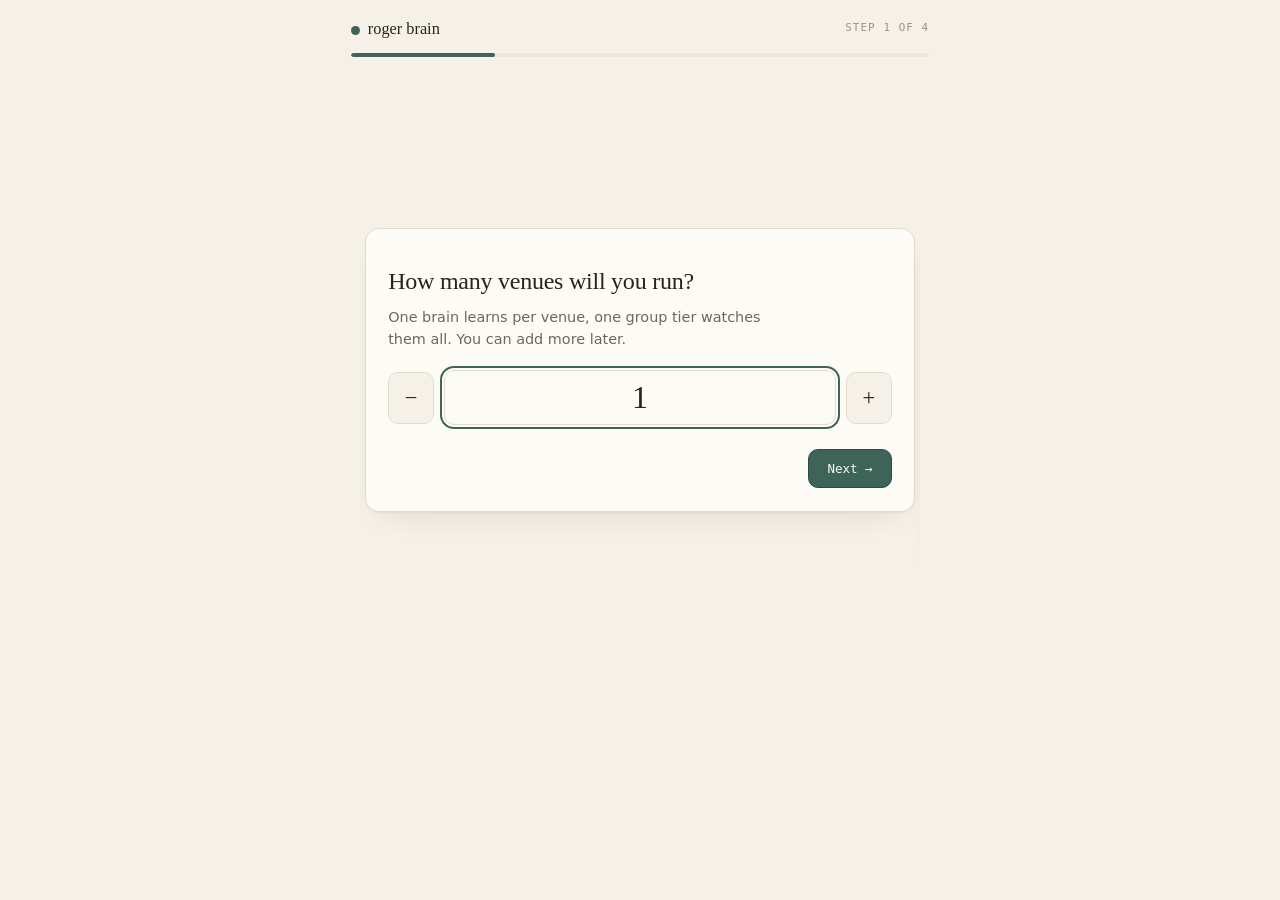
<file: onboarding.html>
<!doctype html>
<html lang="en">
<head>
<meta charset="utf-8">
<meta name="viewport" content="width=device-width, initial-scale=1">
<title>roger brain — set up your group</title>
<meta name="description" content="Onboarding for roger brain: tell us your venues, warehouse, sales source and recipes — then meet your operations brain.">
<link rel="icon" href="favicon.svg">
<!--
  Onboarding wizard. Same design system as index.html (warm-paper editorial,
  Charter serif headlines, mono labels, teal as the one action color). Four
  swipe-right steps then a hand-off to the demo Michiel built. Self-contained,
  responsive, honors prefers-reduced-motion. Does NOT replace index.html.
-->
<style>
  :root {
    color-scheme: light;
    --paper: #f5f1e8; --paper-deep: #ede7d9; --card: #fdfbf6;
    --hairline: #e3dcce;
    --ink: #26241f; --ink-muted: #6e6759; --ink-faint: #9a9284;
    --teal: #3e6459; --teal-deep: #2c4a41; --teal-soft: #3e64591f;
    --red: #a63d2f; --red-soft: #a63d2f14;
    --amber: #8a6d1f; --amber-soft: #8a6d1f14;
    --serif: "Charter", "Iowan Old Style", Georgia, serif;
    --sans: ui-sans-serif, system-ui, -apple-system, sans-serif;
    --mono: ui-monospace, "SF Mono", SFMono-Regular, Menlo, monospace;
  }
  * { box-sizing: border-box; }
  html, body { height: 100%; }
  body { background: var(--paper); color: var(--ink); font-family: var(--sans);
    margin: 0; line-height: 1.55; -webkit-font-smoothing: antialiased;
    display: flex; flex-direction: column; }
  @media (prefers-reduced-motion: reduce) {
    * { transition-duration: .01ms !important; animation-duration: .01ms !important; }
  }
  a { color: var(--teal); }
  :is(a, button, input):focus-visible { outline: 2px solid var(--teal); outline-offset: 2px; }

  /* ---------- top bar + progress ---------- */
  .top { display: flex; align-items: center; gap: .7rem; padding: 1rem 1.3rem .2rem;
    max-width: 620px; margin: 0 auto; width: 100%; }
  .brand { font-family: var(--serif); font-size: 1.02rem; font-weight: 500; }
  .brand .dot { display: inline-block; width: 9px; height: 9px; border-radius: 50%;
    background: var(--teal); margin-right: .5rem; vertical-align: middle; }
  .steplabel { margin-left: auto; font-family: var(--mono); font-size: .68rem;
    letter-spacing: .1em; text-transform: uppercase; color: var(--ink-faint);
    font-variant-numeric: tabular-nums; }
  .track-wrap { max-width: 620px; margin: .55rem auto 0; width: 100%; padding: 0 1.3rem; }
  .bar { height: 4px; background: var(--paper-deep); border-radius: 999px; overflow: hidden; }
  .bar > i { display: block; height: 100%; width: 25%; background: var(--teal);
    border-radius: 999px; transition: width .45s cubic-bezier(.4,0,.2,1); }

  /* ---------- viewport / sliding track ---------- */
  .stage { flex: 1; display: grid; place-items: center; overflow: hidden; padding: 1rem; }
  .viewport { width: 100%; max-width: 560px; overflow: hidden; }
  .rail { display: flex; transition: transform .5s cubic-bezier(.4,0,.2,1); }
  .panel { flex: 0 0 100%; min-width: 0; padding: .3rem; }

  /* ---------- card ---------- */
  .frame { background: var(--card); border: 1px solid var(--hairline); border-radius: 14px;
    box-shadow: 0 1px 2px #26241f0a, 0 12px 32px -18px #26241f2e; overflow: hidden; }
  .chrome { display: none; }
  .chrome { padding: .7rem .95rem; }
  .chrome b { color: var(--ink); font-weight: 600; font-family: var(--serif); font-size: 1.1rem; letter-spacing: -.01em; }
  .chrome .right { margin-left: auto; font-variant-numeric: tabular-nums; color: var(--ink-faint); }
  .canvas { padding: 1.6rem 1.4rem 1.4rem; }

  .eyebrow { font-family: var(--mono); font-size: .7rem; letter-spacing: .13em;
    text-transform: uppercase; color: var(--teal); }
  .canvas h2 { font-family: var(--serif); font-weight: 500; font-size: 1.5rem;
    letter-spacing: -.01em; margin: .5rem 0 .35rem; text-wrap: balance; }
  .canvas .hint { color: var(--ink-muted); font-size: .9rem; margin: 0 0 1.25rem; max-width: 42ch; }
  .skipnote { font-family: var(--mono); font-size: .69rem; line-height: 1.55; color: var(--ink-faint);
    border-top: 1px solid var(--hairline); padding-top: .7rem; margin: .9rem 0 0; }

  /* ---------- controls ---------- */
  .numrow { display: flex; align-items: center; gap: .6rem; }
  .stepbtn { font-family: var(--serif); font-size: 1.4rem; width: 46px; height: 52px;
    border: 1px solid var(--hairline); background: var(--paper); color: var(--ink);
    border-radius: 10px; cursor: pointer; transition: background .15s, transform .1s; flex: none; }
  .stepbtn:hover { background: var(--paper-deep); }
  .stepbtn:active { transform: scale(.96); }
  input.num { flex: 1; text-align: center; font-family: var(--serif); font-size: 2rem;
    padding: .5rem; border: 1px solid var(--hairline); border-radius: 10px;
    background: var(--card); color: var(--ink); font-variant-numeric: tabular-nums; width: 100%; }
  input.num::-webkit-outer-spin-button, input.num::-webkit-inner-spin-button { -webkit-appearance: none; margin: 0; }
  input.num { -moz-appearance: textfield; }

  .choices { display: grid; grid-template-columns: 1fr 1fr; gap: .7rem; }
  .choice { text-align: left; font-family: var(--sans); font-size: .92rem; cursor: pointer;
    border: 1px solid var(--hairline); background: var(--paper); color: var(--ink);
    border-radius: 12px; padding: 1rem; transition: border-color .15s, background .15s, transform .1s; }
  .choice .ck { font-family: var(--mono); font-size: .64rem; letter-spacing: .08em;
    text-transform: uppercase; color: var(--ink-faint); display: block; margin-bottom: .3rem; }
  .choice b { font-family: var(--serif); font-weight: 500; font-size: 1.1rem; }
  .choice small { display: block; color: var(--ink-muted); font-size: .8rem; margin-top: .25rem; line-height: 1.4; }
  .choice:hover { background: var(--paper-deep); }
  .choice[aria-pressed="true"] { border-color: var(--teal); background: var(--teal-soft); box-shadow: inset 0 0 0 1px var(--teal); }
  .canvas > .choice { width: 100%; display: block; margin-bottom: 0; }
  .choice.pos { background: var(--teal-soft); border-color: #3e645938; }
  .choice.pos:hover { background: #3e64592e; }
  .choice.hot { border-color: var(--teal); background: var(--teal-soft); }
  .choice .filed { display: block; color: var(--teal); font-family: var(--mono); font-size: .74rem; margin-top: .45rem; word-break: break-all; }

  .dropzone { display: flex; flex-direction: column; align-items: center; gap: .35rem;
    width: 100%; border: 1.5px dashed var(--hairline); border-radius: 12px; padding: 1.5rem 1rem;
    text-align: center; color: var(--ink-muted); font-size: .85rem; line-height: 1.4; cursor: pointer;
    transition: border-color .15s, background .15s; background: var(--paper); }
  .dropzone:hover, .dropzone.hot { border-color: var(--teal); background: var(--teal-soft); color: var(--ink); }
  .dropzone .big { font-family: var(--serif); font-size: 1.05rem; color: var(--ink); }
  .dropzone .filed { color: var(--teal); font-family: var(--mono); font-size: .76rem; margin-top: .25rem; word-break: break-all; }
  .or { display: flex; align-items: center; gap: .8rem; color: var(--ink-faint);
    font-family: var(--mono); font-size: .66rem; text-transform: uppercase; letter-spacing: .12em; margin: .9rem 0; }
  .or::before, .or::after { content: ""; flex: 1; height: 1px; background: var(--hairline); }

  /* ---------- footer nav ---------- */
  .nav { display: flex; align-items: center; gap: .6rem; margin-top: 1.5rem; }
  .btn { font-family: var(--mono); font-size: .78rem; text-decoration: none; cursor: pointer;
    padding: .68rem 1.15rem; border-radius: 10px; border: 1px solid var(--hairline);
    color: var(--ink); background: var(--card); transition: transform .15s, box-shadow .15s, opacity .15s; }
  .btn:hover { transform: translateY(-1px); box-shadow: 0 6px 18px -10px #26241f40; }
  .btn.primary { background: var(--teal); border-color: var(--teal-deep); color: #fdfbf6; margin-left: auto; }
  .btn.ghost { border-color: transparent; background: transparent; color: var(--ink-muted); }
  .btn:disabled { opacity: .4; cursor: not-allowed; transform: none; box-shadow: none; }
  .skip { margin-left: auto; }

  /* ---------- done panel ---------- */
  .done { text-align: center; }
  .burger { width: 54px; height: 54px; margin: 0 auto 1rem; display: flex; flex-direction: column;
    align-items: center; justify-content: center; gap: 2px; }
  .burger .layer { opacity: 0; will-change: transform; }
  .burger .bun-top { width: 40px; height: 13px; border-radius: 10px 10px 4px 4px; background: var(--teal-deep);
    position: relative; }
  .burger .bun-top::before, .burger .bun-top::after { content: ""; position: absolute; top: 4px;
    width: 3px; height: 2px; border-radius: 2px; background: #ffffff5c; }
  .burger .bun-top::before { left: 13px; } .burger .bun-top::after { right: 13px; }
  .burger .lettuce { width: 46px; height: 5px; border-radius: 4px; background: #6f9284; }
  .burger .patty   { width: 40px; height: 8px; border-radius: 4px; background: var(--teal); }
  .burger .bun-bot { width: 40px; height: 9px; border-radius: 4px 4px 9px 9px; background: var(--teal-deep); }
  .burger.play .layer { animation: drop .75s cubic-bezier(.34,1.35,.5,1) forwards; }
  .burger.play .bun-bot { animation-delay: 0s; }
  .burger.play .patty   { animation-delay: .32s; }
  .burger.play .lettuce { animation-delay: .64s; }
  .burger.play .bun-top { animation-delay: .96s; }
  @keyframes drop {
    0%   { transform: translateY(-34px); opacity: 0; }
    55%  { opacity: 1; }
    80%  { transform: translateY(2px); }
    100% { transform: translateY(0); opacity: 1; }
  }
  .summary { list-style: none; padding: 0; margin: 1.1rem 0 0; text-align: left;
    border-top: 1px solid var(--hairline); }
  .summary li { display: flex; gap: .8rem; padding: .6rem .1rem; border-bottom: 1px solid var(--hairline);
    font-size: .9rem; align-items: baseline; }
  .summary .k { font-family: var(--mono); font-size: .66rem; text-transform: uppercase;
    letter-spacing: .08em; color: var(--ink-faint); flex: 0 0 40%; }
  .summary .v { color: var(--ink); font-weight: 500; }
  .done .cta { display: flex; flex-direction: column; gap: .55rem; margin-top: 1.4rem; }
  .done .cta .btn { margin: 0; text-align: center; }
  .done .cta .btn.primary { padding: .8rem 1.15rem; font-size: .82rem; }

  @media (max-width: 480px) {
    .canvas { padding: 1.3rem 1.1rem 1.2rem; }
    .choices { grid-template-columns: 1fr; }
    .canvas h2 { font-size: 1.32rem; }
  }
</style>
</head>
<body>

  <header class="top">
    <span class="brand"><span class="dot"></span>roger brain</span>
    <span class="steplabel" id="steplabel">step 1 of 4</span>
  </header>
  <div class="track-wrap"><div class="bar"><i id="progress"></i></div></div>

  <main class="stage">
    <div class="viewport">
      <div class="rail" id="rail">

        <!-- 01 · venues -->
        <section class="panel" aria-label="Venues">
          <div class="frame">
            <div class="chrome"><span class="dot" style="width:11px;height:11px"></span><b>Your group</b><span class="right">01 / 04</span></div>
            <div class="canvas">
              <h2>How many venues will you run?</h2>
              <p class="hint">One brain learns per venue, one group tier watches them all. You can add more later.</p>
              <div class="numrow">
                <button class="stepbtn" type="button" data-nudge="-1" aria-label="One fewer">−</button>
                <input class="num" id="venues" type="number" min="1" max="200" step="1" value="1" inputmode="numeric" aria-label="Number of venues">
                <button class="stepbtn" type="button" data-nudge="1" aria-label="One more">+</button>
              </div>
              <nav class="nav">
                <button class="btn primary" data-next type="button">Next →</button>
              </nav>
            </div>
          </div>
        </section>

        <!-- 02 · warehouse -->
        <section class="panel" aria-label="Warehouse">
          <div class="frame">
            <div class="chrome"><span class="dot" style="width:11px;height:11px"></span><b>Ordering</b><span class="right">02 / 04</span></div>
            <div class="canvas">
              <h2>Is ordering centralised through a warehouse?</h2>
              <p class="hint">This decides whether the brain optimises for price &amp; consolidation, or for waste &amp; freshness per site.</p>
              <div class="choices" role="group" aria-label="Centralised ordering?">
                <button class="choice" type="button" data-choice="warehouse" data-val="yes" aria-pressed="false">
                  <span class="ck">option a</span><b>Yes</b>
                  <small>One central buyer places orders for every site.</small>
                </button>
                <button class="choice" type="button" data-choice="warehouse" data-val="no" aria-pressed="false">
                  <span class="ck">option b</span><b>No</b>
                  <small>Each site orders what it needs on its own.</small>
                </button>
              </div>
              <nav class="nav">
                <button class="btn" data-back type="button">← Back</button>
                <button class="btn primary" data-next type="button" disabled>Next →</button>
              </nav>
            </div>
          </div>
        </section>

        <!-- 03 · sales source -->
        <section class="panel" aria-label="Sales data">
          <div class="frame">
            <div class="chrome"><span class="dot" style="width:11px;height:11px"></span><b>Sales data</b><span class="right">03 / 04</span></div>
            <div class="canvas">
              <h2>Where do your sales live?</h2>
              <p class="hint">On-hand stock is derived from sales, so nobody types inventory into a form. Connect your till, or drop in last month to start.</p>
              <button class="choice pos" type="button" data-choice="sales" data-val="pos" aria-pressed="false">
                <span class="ck">recommended</span><b>Connect your POS</b>
                <small>Square, Lightspeed, Toast and more — live sales, nightly.</small>
              </button>
              <div class="or">or</div>
              <label class="choice" id="salesdrop">
                <span class="ck">from a file</span><b>Upload last month's sales</b>
                <small>CSV or export from your till — we'll take it from there.</small>
                <span class="filed" id="salesfiled" hidden></span>
                <input type="file" id="salesfile" accept=".csv,.xlsx,.xls,.pdf" hidden>
              </label>
              <nav class="nav">
                <button class="btn" data-back type="button">← Back</button>
                <button class="btn ghost skip" data-skip="sales" type="button">Skip — I'll do this later</button>
                <button class="btn primary" data-next type="button" disabled>Next →</button>
              </nav>
            </div>
          </div>
        </section>

        <!-- 04 · recipes -->
        <section class="panel" aria-label="Recipes">
          <div class="frame">
            <div class="chrome"><span class="dot" style="width:11px;height:11px"></span><b>Recipes</b><span class="right">04 / 04</span></div>
            <div class="canvas">
              <h2>Upload your recipes</h2>
              <p class="hint">Recipes are what turn a dish sold into ingredients used — margins, orders and food cost all hang off them. The brain drafts them for you to correct, so this can wait.</p>
              <label class="dropzone" id="recipedrop">
                <span class="big">Drop your recipe file</span>
                spreadsheet, PDF or menu export
                <input type="file" id="recipefile" accept=".csv,.xlsx,.xls,.pdf,.docx" hidden>
                <span class="filed" id="recipefiled" hidden></span>
              </label>
              <p class="skipnote">Skip this step and the brain will draft your recipes from what sells — you can review and edit them anytime in settings.</p>
              <nav class="nav">
                <button class="btn" data-back type="button">← Back</button>
                <button class="btn ghost skip" data-skip="recipes" type="button">Skip this step</button>
                <button class="btn primary" data-next type="button" disabled>Finish →</button>
              </nav>
            </div>
          </div>
        </section>

        <!-- 05 · done / hand-off -->
        <section class="panel" aria-label="Done">
          <div class="frame">
            <div class="chrome"><span class="dot" style="width:11px;height:11px"></span><b>You're set up</b><span class="right">done</span></div>
            <div class="canvas done">
              <div class="burger" id="burger" aria-hidden="true">
                <span class="layer bun-top"></span>
                <span class="layer lettuce"></span>
                <span class="layer patty"></span>
                <span class="layer bun-bot"></span>
              </div>
              <h2>Everything's ready</h2>
              <p class="hint" style="margin-inline:auto">Here's what we'll build your group brain around. Step into the live demo to see it working.</p>
              <ul class="summary" id="summary"></ul>
              <div class="cta">
                <a class="btn primary" href="https://restaurant-brain-demo-production.up.railway.app/" target="_blank" rel="noopener">Open your brain map →</a>
                <a class="btn" href="./index.html">See the walkthrough</a>
              </div>
            </div>
          </div>
        </section>

      </div>
    </div>
  </main>

<script>
  const TOTAL_Q = 4;            // question steps; index 4 is the done screen
  const rail = document.getElementById('rail');
  const panels = [...rail.children];
  const progress = document.getElementById('progress');
  const steplabel = document.getElementById('steplabel');
  let i = 0;

  const answers = { venues: 1, warehouse: null, sales: null, recipes: 'later' };

  function go(n) {
    i = Math.max(0, Math.min(panels.length - 1, n));
    rail.style.transform = `translateX(-${i * 100}%)`;
    const shown = Math.min(i + 1, TOTAL_Q);
    progress.style.width = `${(shown / TOTAL_Q) * 100}%`;
    steplabel.textContent = i >= TOTAL_Q ? 'all done' : `step ${shown} of ${TOTAL_Q}`;
    if (i === panels.length - 1) {
      renderSummary();
      const burger = document.getElementById('burger');
      burger.classList.remove('play'); void burger.offsetWidth; burger.classList.add('play');
    }
    // focus the panel's first interactive control for keyboard users
    const focusable = panels[i].querySelector('input, button.choice, .btn.primary, a.btn');
    if (focusable) setTimeout(() => focusable.focus({ preventScroll: true }), 260);
  }

  // ---- navigation buttons ----
  rail.addEventListener('click', (e) => {
    if (e.target.closest('[data-next]')) go(i + 1);
    if (e.target.closest('[data-back]')) go(i - 1);
    const sk = e.target.closest('[data-skip]');
    if (sk) { const key = sk.dataset.skip; if (key && key in answers) answers[key] = 'later'; go(i + 1); }
  });

  // ---- step 1: venues ----
  const venues = document.getElementById('venues');
  const clampVenues = () => {
    let v = parseInt(venues.value, 10);
    if (isNaN(v) || v < 1) v = 1;
    if (v > 200) v = 200;
    venues.value = v; answers.venues = v;
  };
  venues.addEventListener('input', clampVenues);
  document.querySelectorAll('[data-nudge]').forEach(b =>
    b.addEventListener('click', () => {
      venues.value = (parseInt(venues.value, 10) || 0) + parseInt(b.dataset.nudge, 10);
      clampVenues();
    }));

  // ---- choice buttons (warehouse, POS) ----
  function nextBtnFor(el) { return el.closest('.canvas').querySelector('[data-next]'); }
  document.querySelectorAll('[data-choice]').forEach(btn =>
    btn.addEventListener('click', () => {
      const group = btn.dataset.choice;
      document.querySelectorAll(`[data-choice="${group}"]`).forEach(b => b.setAttribute('aria-pressed', 'false'));
      btn.setAttribute('aria-pressed', 'true');
      answers[group] = btn.dataset.val;
      nextBtnFor(btn).disabled = false;
    }));

  // ---- file drops ----
  function wireDrop(zoneId, inputId, filedId, key, unlockNext) {
    const zone = document.getElementById(zoneId);
    const input = document.getElementById(inputId);
    const filed = document.getElementById(filedId);
    const accept = (name) => {
      answers[key] = name || 'uploaded';
      filed.hidden = false; filed.textContent = '✓ ' + (name || 'file added');
      if (unlockNext) nextBtnFor(zone).disabled = false;
    };
    input.addEventListener('change', () => input.files[0] && accept(input.files[0].name));
    ['dragover', 'dragenter'].forEach(ev => zone.addEventListener(ev, e => { e.preventDefault(); zone.classList.add('hot'); }));
    ['dragleave', 'drop'].forEach(ev => zone.addEventListener(ev, e => { e.preventDefault(); zone.classList.remove('hot'); }));
    zone.addEventListener('drop', e => { const f = e.dataTransfer.files[0]; if (f) accept(f.name); });
  }
  wireDrop('salesdrop', 'salesfile', 'salesfiled', 'sales', true);
  wireDrop('recipedrop', 'recipefile', 'recipefiled', 'recipes', true);

  // POS "connect" acts as a completed sales choice too
  document.querySelector('[data-choice="sales"]').addEventListener('click', function () {
    document.getElementById('salesfiled').hidden = true;
    nextBtnFor(this).disabled = false;
  });
  // uploading a sales file deselects the POS card (the two are alternatives)
  document.getElementById('salesfile').addEventListener('change', () => {
    document.querySelector('[data-choice="sales"]').setAttribute('aria-pressed', 'false');
  });

  // ---- summary on the done screen ----
  function renderSummary() {
    const rows = [
      ['Venues', String(answers.venues)],
      ['Central warehouse', answers.warehouse === 'yes' ? 'Yes' : 'No'],
      ['Sales', answers.sales === 'pos' ? 'POS connected' : answers.sales === 'later' ? 'Later' : (answers.sales ? 'Uploaded' : '—')],
      ['Recipes', answers.recipes === 'later' ? 'Later — brain will draft' : 'Uploaded'],
    ];
    document.getElementById('summary').innerHTML =
      rows.map(([k, v]) => `<li><span class="k">${k}</span><span class="v">${v}</span></li>`).join('');
  }

  // ---- keyboard + touch swipe ----
  document.addEventListener('keydown', (e) => {
    if (e.target.matches('input, textarea')) return;
    if (e.key === 'ArrowRight') { const nb = panels[i].querySelector('[data-next]'); if (nb && !nb.disabled) go(i + 1); }
    if (e.key === 'ArrowLeft') go(i - 1);
  });
  let x0 = null;
  const vp = document.querySelector('.viewport');
  vp.addEventListener('touchstart', e => x0 = e.touches[0].clientX, { passive: true });
  vp.addEventListener('touchend', e => {
    if (x0 === null) return;
    const dx = e.changedTouches[0].clientX - x0; x0 = null;
    if (Math.abs(dx) < 50) return;
    if (dx < 0) { const nb = panels[i].querySelector('[data-next]'); if (nb && !nb.disabled) go(i + 1); }
    else go(i - 1);
  }, { passive: true });

  go(0);
</script>
</body>
</html>
</file>
